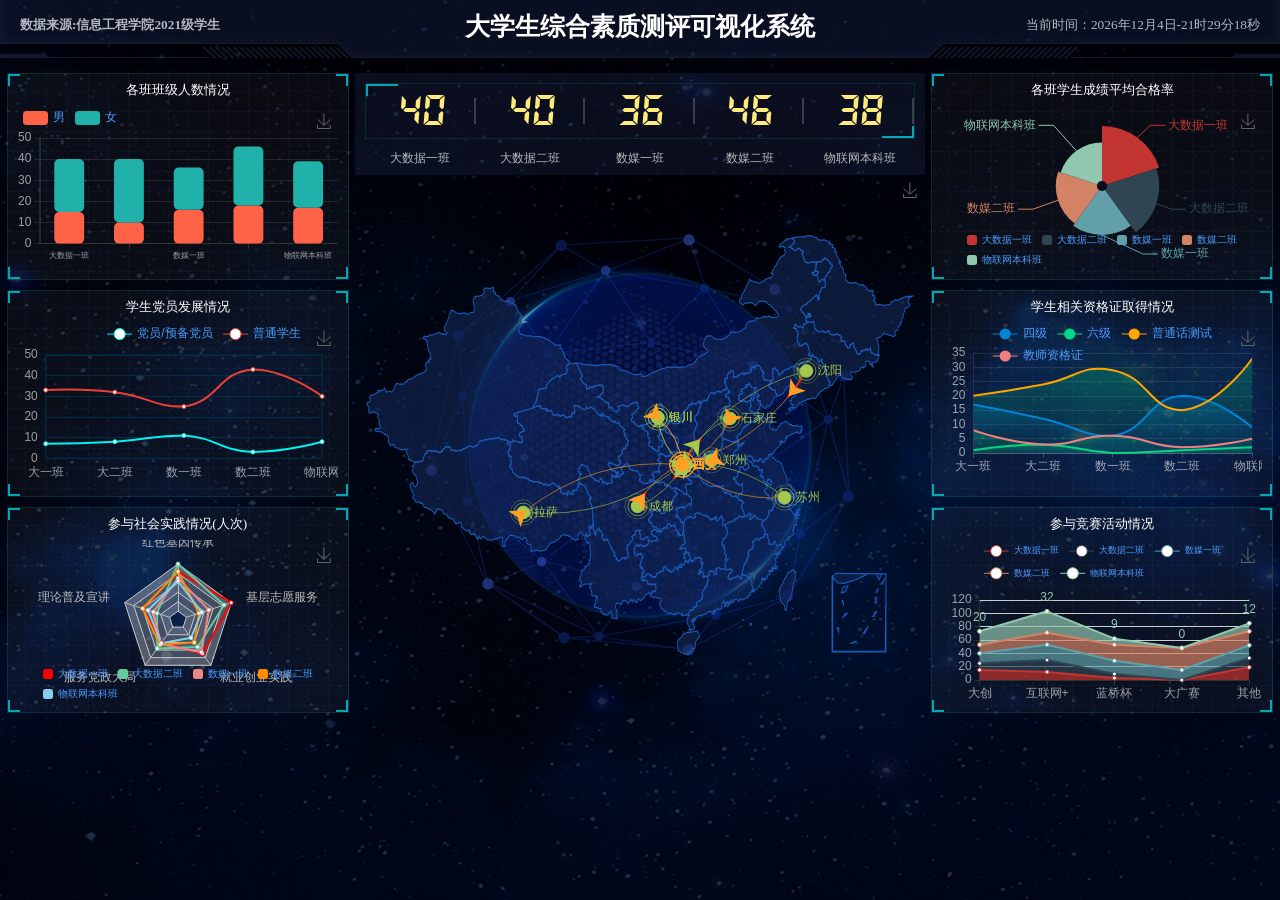
<file: index.html>
<!DOCTYPE html>
<html lang="en">
  <head>
    <meta charset="UTF-8" />
    <meta name="viewport" content="width=device-width, initial-scale=1.0" />
    <title>Document</title>
    <link rel="stylesheet" href="css/index.css" />
  </head>
  <body>
    <!--头部-->
    <header>
      <h1>大学生综合素质测评可视化系统</h1><!--标题-->
      <h2>数据来源:信息工程学院2021级学生</h2>
      <div class="showTime"></div><!--显示时间-->
      <script>
        var t = null;
        t = setTimeout(time, 1000); //开始运行
        function time() {
          clearTimeout(t); //清除定时器
          dt = new Date();
          var y = dt.getFullYear();
          var mt = dt.getMonth() + 1;  //注：月份是从0开始计数的，所以需要加1
          var day = dt.getDate();
          var h = dt.getHours(); //获取时
          var m = dt.getMinutes(); //获取分
          var s = dt.getSeconds(); //获取秒
          document.querySelector(".showTime").innerHTML =
            "当前时间：" +
            y +
            "年" +
            mt +
            "月" +
            day +
            "日-" +
            h +
            "时" +
            m +
            "分" +
            s +
            "秒";
          t = setTimeout(time, 1000); //设定定时器，循环运行
        }
      </script>
    </header>

    <!--页面主体-->
    <section class="mainbox"><!--设定3:5:3的布局-->
      <div class="column"><!--左边的盒子-->
        <div class="panel bar">
          <h3>各班班级人数情况</h3><!--柱形图-->
          <div class="chart">图表</div>
          <div class="panel-footer"></div>
        </div>
        <div class="panel line">
          <h3>学生党员发展情况</h3><!--折线图-->
          <div class="chart">图表</div>
          <div class="panel-footer"></div>
        </div>
        <div class="panel pie">
          <h3>参与社会实践情况(人次)</h3><!--饼形图-->
          <div class="chart">图表</div>
          <div class="panel-footer"></div>
        </div>
      </div>

      <div class="column"><!--中间的盒子-->
        <!--no模块制作-->
        <div class="no">
          <div class="no-hd"><!--数字-->
            <ul>
              <li>40</li>
              <li>40</li>
              <li>36</li>
              <li>46</li>
              <li>38</li>
            </ul>
          </div>
          <div class="no-bd"><!--文字-->
            <ul>
              <li>大数据一班</li>
              <li>大数据二班</li>
              <li>数媒一班</li>
              <li>数媒二班</li>
              <li>物联网本科班</li>
            </ul>
          </div>
        </div>
        <!--地图模块制作-->
        <div class="map">
          <div class="map1"></div>
          <div class="map2"></div>
          <div class="map3"></div>
          <div class="chart">地图模块</div>
        </div>
      </div>

      <div class="column"><!--右边的盒子-->
        <div class="panel bar2">
          <h3>各班学生成绩平均合格率</h3><!--柱形图-->
          <div class="chart">图表</div>
          <div class="panel-footer"></div>
        </div>
        <div class="panel line2">
          <h3>学生相关资格证取得情况</h3><!--折线图-->
          <div class="chart">图表</div>
          <div class="panel-footer"></div>
        </div>
        <div class="panel pie2">
          <h3>参与竞赛活动情况</h3><!--饼形图-->
          <div class="chart">图表</div>
          <div class="panel-footer"></div>
        </div>
      </div>
    </section>
    <script src="js/flexible.js"></script>
    <script src="js/echarts.min.js"></script>
    <script src="js/jquery.js"></script>
    <script src="js/china.js"></script>
    <script src="js/index.js"></script>
  </body>
</html>
</file>
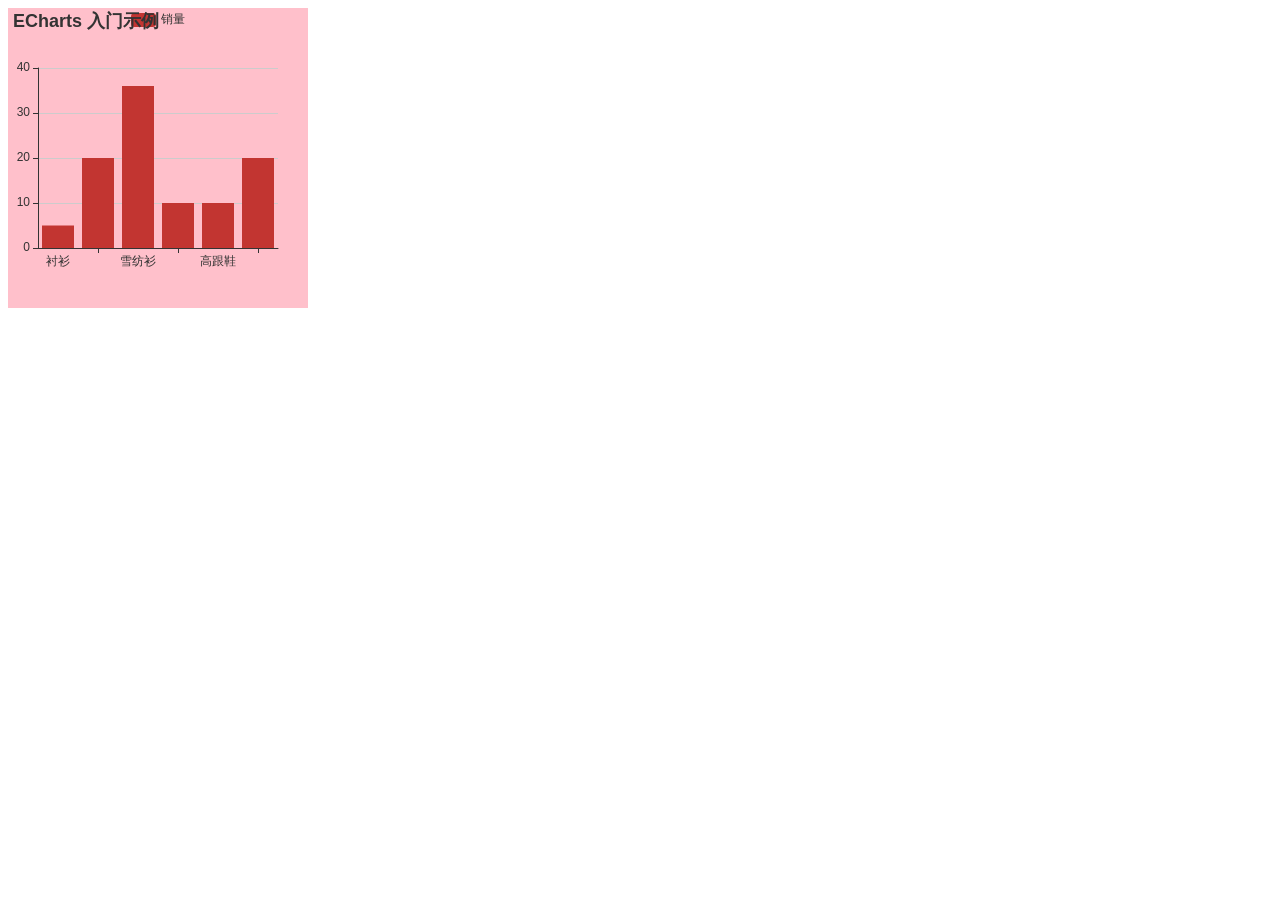
<file: echarts学习.html>
<!--
    1.下载并引用echarts.js文件
    2.准备一个具备大小的DOM容器
    3.初始化echarts实例对象
    4.指定配置项和数据（option）
    5.将配置项设置给echarts实例对象
-->
<!DOCTYPE html>
<html lang="en">
  <head>
    <meta charset="UTF-8" />
    <meta name="viewport" content="width=device-width, initial-scale=1.0" />
    <title>Document</title>
    <style>
      .box {
        width: 300px;
        height: 300px;
        background-color: pink;
      }
    </style>
  </head>
  <body>
    <div class="box"></div>
    <script src="js/echarts.min.js"></script>
    <script>
      // 初始化实例对象  echarts.init(dom容器);
      var myChart = echarts.init(document.querySelector(".box"));
      // 指定配置项和数据
      var option = {
        /*
        1.title:图标标题
        2.tooltip：图标提示组件
        3.legend：图例
        4.trigger：触发方式
        5.toolbox：工具箱组件
        6.grid：网格配置，控制图表大小
        7.containLable：刻度显示控制
        8.xAxis：横坐标
        9.yAxis：纵坐标
        */
        //设置图标标题
        title: {
          text: "ECharts 入门示例"
        },
        //图标提示框组件
        tooltip: {
            //触发方式
            trigger:"axis"
        },
        //图例组件
        legend: {
          data: ["销量"]
        },
        xAxis: {
          data: ["衬衫", "羊毛衫", "雪纺衫", "裤子", "高跟鞋", "袜子"]
        },
        yAxis: {},
        series: [
          {
            name: "销量",
            type: "bar",
            data: [5, 20, 36, 10, 10, 20]
          }
        ]
      };
      // 把配置项给实例对象
      myChart.setOption(option);  //设置配置
    </script>
  </body>
</html>
</file>
<file: css/index.css>
* {
  margin: 0;
  padding: 0;
  box-sizing: border-box;
}
li {
  list-style: none;
}
/*声明字体*/
@font-face {
  font-family: electronicFont;
  src: url(../font/DS-DIGIT.TTF);
}
body {
  background: url(../images/bg.jpg) no-repeat top center;
  line-height: 1.15rem;
}
header {
  position: relative;
  height: 1.25rem;
  background: url(../images/head_bg.png) no-repeat;
  background-size: 100% 100%;
}
header h1 {
  font-size: 0.475rem;
  color: #fff;
  text-align: center;
  line-height: 1rem;
}
header h2 {
  position: absolute;
  left: 0.375rem;
  top: 0;
  line-height: 0.9375rem;
  color: rgba(255, 255, 255, 0.7);
  font-size: 0.25rem;
}
header .showTime {
  position: absolute;
  right: 0.375rem;
  top: 0;
  line-height: 0.9375rem;
  color: rgba(255, 255, 255, 0.7);
  font-size: 0.25rem;
}
.mainbox {
  min-width: 1024px;
  max-width: 1920px;
  margin: 0 auto;
  padding: 0.125rem 0.125rem 0;
  display: flex;
}
.mainbox .column {
  flex: 3;
}
.mainbox .column:nth-child(2) {
  flex: 5;
  margin: 0 0.125rem 0.1rem;
}
.mainbox .panel {
  position: relative;
  height: 3.875rem;
  padding: 0 0.1875rem 0.5rem;
  border: 1px solid rgba(25, 186, 139, 0.17);
  margin-bottom: 0.1875rem;
  background: url(../images/line.png) rgba(255, 255, 255, 0.04);
}
.mainbox .panel::before {
  position: absolute;
  top: 0;
  left: 0;
  width: 10px;
  height: 10px;
  border-left: 2px solid #02a6b5;
  border-top: 2px solid #02a6b5;
  content: "";
}
.mainbox .panel::after {
  position: absolute;
  top: 0;
  right: 0;
  width: 10px;
  height: 10px;
  border-right: 2px solid #02a6b5;
  border-top: 2px solid #02a6b5;
  content: "";
}
.mainbox .panel .panel-footer {
  position: absolute;
  left: 0;
  bottom: 0;
  width: 100%;
}
.mainbox .panel .panel-footer::before {
  position: absolute;
  bottom: 0;
  left: 0;
  width: 10px;
  height: 10px;
  border-bottom: 2px solid #02a6b5;
  border-left: 2px solid #02a6b5;
  content: "";
}
.mainbox .panel .panel-footer::after {
  position: absolute;
  bottom: 0;
  right: 0;
  width: 10px;
  height: 10px;
  border-bottom: 2px solid #02a6b5;
  border-right: 2px solid #02a6b5;
  content: "";
}
.mainbox .panel h3 {
  height: 0.6rem;
  line-height: 0.6rem;
  text-align: center;
  color: #fff;
  font-size: 0.25rem;
  font-weight: 400;
}
.mainbox .panel h3 a {
  color: #fff;
  text-decoration: none;
  text-align: left;
  margin: 0 0.125rem;
  font-size: 5;
}
.mainbox .panel .chart {
  height: 3rem;
}
.no {
  background: rgba(101, 132, 226, 0.1);
  padding: 0.1875rem;
}
.no .no-hd {
  position: relative;
  border: 1px solid rgba(25, 186, 139, 0.17);
}
.no .no-hd::before {
  position: absolute;
  top: 0;
  left: 0;
  width: 30px;
  height: 10px;
  border-left: 2px solid #02a6b5;
  border-top: 2px solid #02a6b5;
  content: "";
}
.no .no-hd::after {
  position: absolute;
  bottom: 0;
  right: 0;
  width: 30px;
  height: 10px;
  border-right: 2px solid #02a6b5;
  border-bottom: 2px solid #02a6b5;
  content: "";
}
.no .no-hd ul {
  display: flex;
}
.no .no-hd ul li {
  position: relative;
  flex: 1;
  line-height: 1rem;
  font-size: 0.875rem;
  color: #ffeb7b;
  text-align: center;
  font-family: "electronicFont";
  /*&:first-child::after {
            content: "";
            position: absolute;
            height: 50%;
            width: 1px;
            background: rgba(255, 255, 255, 0.2);
            right: 0;
            top: 25%;
          }*/
}
.no .no-hd ul li::after {
  content: "";
  position: absolute;
  height: 50%;
  width: 2px;
  background: rgba(255, 255, 255, 0.2);
  right: 0;
  top: 25%;
}
.no .no-bd ul {
  display: flex;
}
.no .no-bd ul li {
  flex: 1;
  height: 0.5rem;
  line-height: 0.5rem;
  text-align: center;
  font-size: 0.225rem;
  color: rgba(255, 255, 255, 0.7);
  padding-top: 0.125rem;
}
.map {
  position: relative;
  height: 10.125rem;
}
.map .map1 {
  width: 6.475rem;
  height: 6.475rem;
  position: absolute;
  top: 50%;
  left: 50%;
  transform: translate(-50%, -50%);
  background: url(../images/map.png);
  background-size: 100% 100%;
  opacity: 0.3;
  /* 水平居中 */
  text-align: center;
  /* 垂直居中 */
  line-height: 80px;
  font-size: 0;
}
.map .map2 {
  position: absolute;
  top: 50%;
  left: 50%;
  transform: translate(-50%, -50%);
  width: 8.0375rem;
  height: 8.0375rem;
  background: url(../images/lbx.png);
  animation: rotate1 15s linear infinite;
  opacity: 0.6;
  background-size: 100% 100%;
}
.map .map3 {
  position: absolute;
  top: 50%;
  left: 50%;
  transform: translate(-50%, -50%);
  width: 7.075rem;
  height: 7.075rem;
  background: url(../images/jt.png);
  animation: rotate2 10s linear infinite;
  opacity: 0.6;
  background-size: 100% 100%;
}
.map .chart {
  position: absolute;
  top: 0;
  left: 0;
  width: 100%;
  height: 10.125rem;
}
@keyframes rotate1 {
  from {
    transform: translate(-50%, -50%) rotate(0deg);
  }
  to {
    transform: translate(-50%, -50%) rotate(360deg);
  }
}
@keyframes rotate2 {
  from {
    transform: translate(-50%, -50%) rotate(0deg);
  }
  to {
    transform: translate(-50%, -50%) rotate(-360deg);
  }
}
</file>
